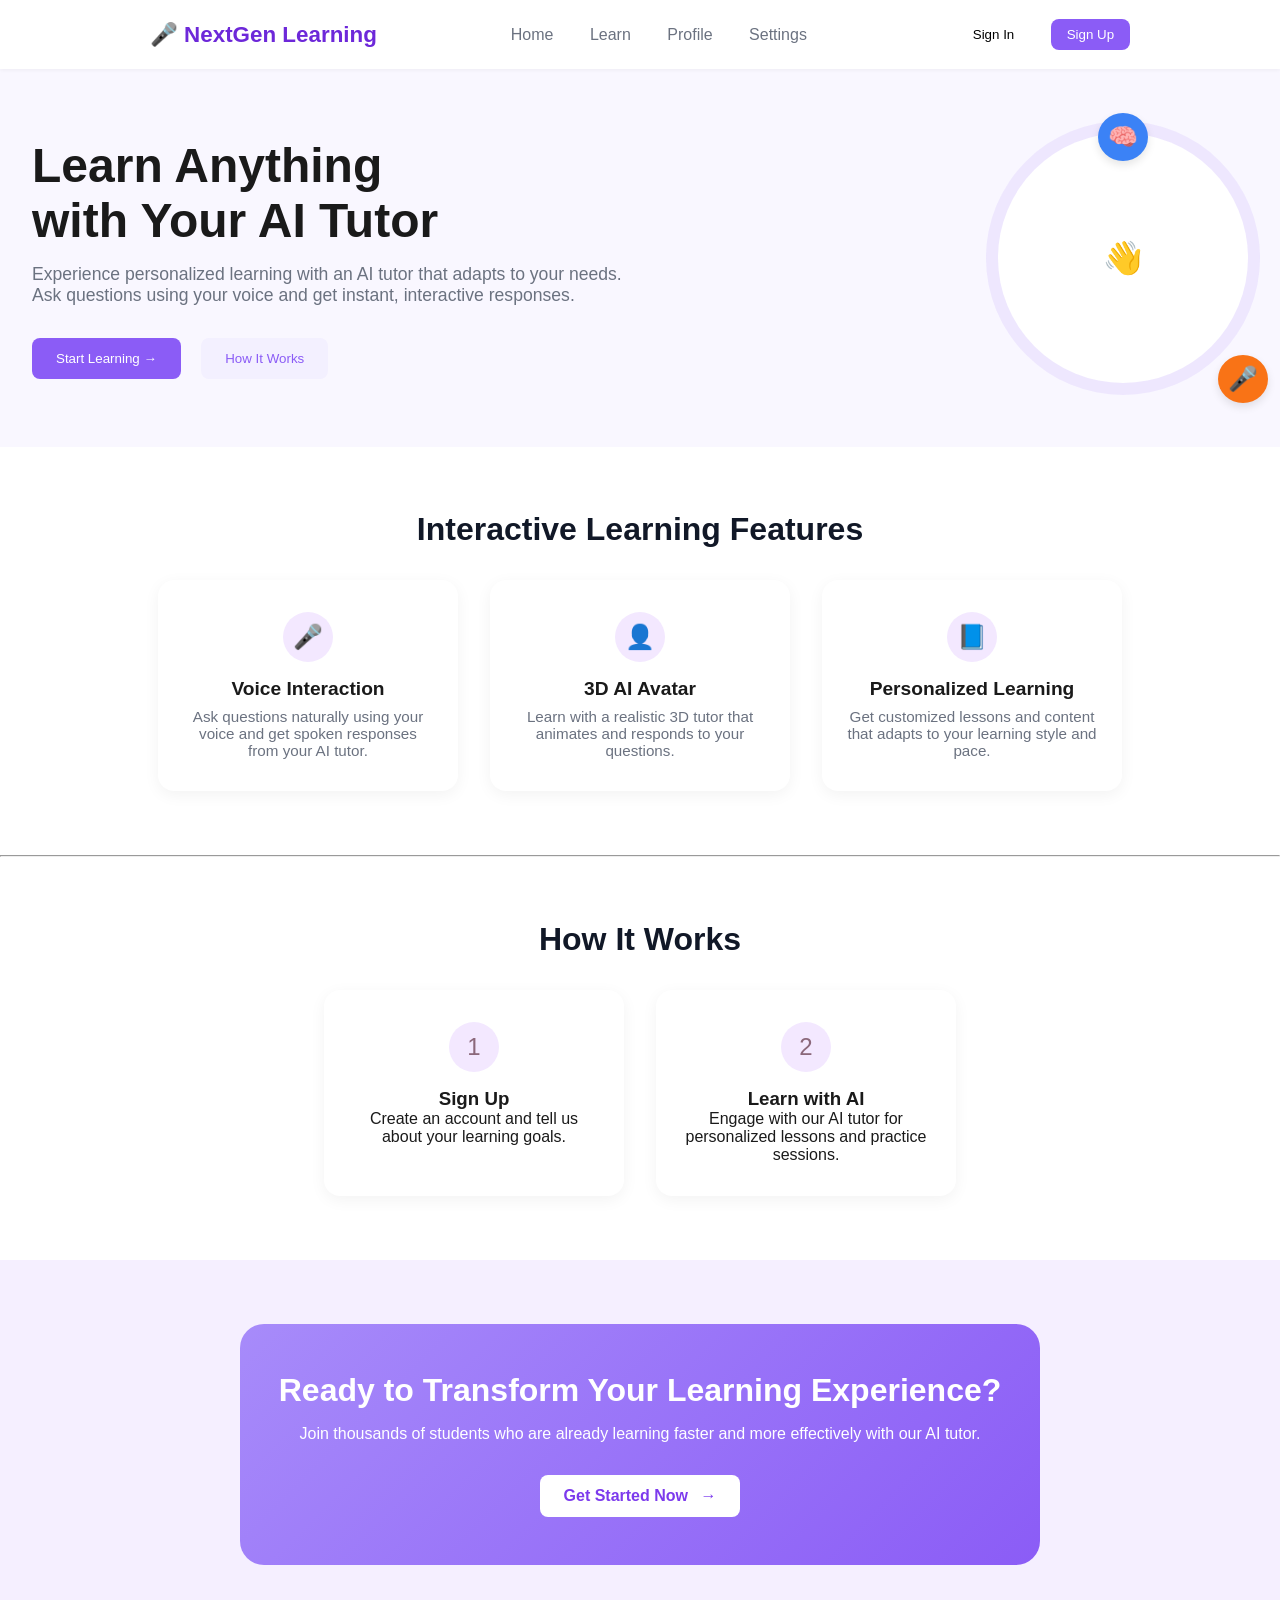
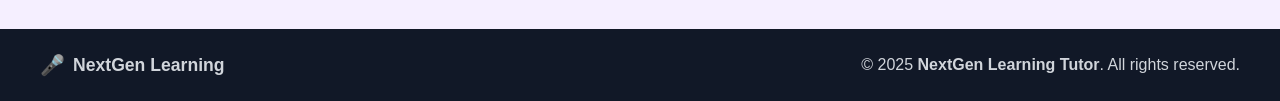
<file: index.html>
<!DOCTYPE html>
<html lang="en">
<head>
  <meta charset="UTF-8" />
  <meta name="viewport" content="width=device-width, initial-scale=1.0" />
  <title>NextGen Learning</title>
  <link rel="stylesheet" href="style.css" />
  <script defer src="script.js"></script>
</head>
<body>
  <header class="navbar">
    <div class="logo">🎤 NextGen Learning</div>
    <nav class="nav-links">
      <a href="#">Home</a>
      <a href="signup.html">Learn</a>
      <a href="profile.html">Profile</a>
      <a href="#">Settings</a>
    </nav>
    <div class="auth-buttons">
      <a href="signin.html"><button class="sign-in">Sign In</button></a>
      <a href="signup.html"><button class="sign-up">Sign Up</button></a>
    </div>
  </header>

  <main class="hero-section">
    <div class="hero-text">
      <h1>Learn Anything<br>with Your AI Tutor</h1>
      <p>Experience personalized learning with an AI tutor that adapts to your needs. Ask questions using your voice and get instant, interactive responses.</p>
      <div class="hero-buttons">
        <a href="signup.html"><button class="start-learning">Start Learning →</button></a>
        <a href="#how-it-works"><button class="how-it-works">How It Works</button></a>
      </div>
    </div>
    <div class="hero-animation">
      <div class="circle">
        <div class="wave">👋</div>
        <div class="brain-icon">🧠</div>
        <div class="mic-icon">🎤</div>
      </div>
    </div>
  </main>
  <section class="features-section">
    <h2>Interactive Learning Features</h2>
    <div class="features-container">
      <div class="feature-card">
        <div class="feature-icon">🎤</div>
        <h3>Voice Interaction</h3>
        <p>Ask questions naturally using your voice and get spoken responses from your AI tutor.</p>
      </div>
      <div class="feature-card">
        <div class="feature-icon">👤</div>
        <h3>3D AI Avatar</h3>
        <p>Learn with a realistic 3D tutor that animates and responds to your questions.</p>
      </div>
      <div class="feature-card">
        <div class="feature-icon">📘</div>
        <h3>Personalized Learning</h3>
        <p>Get customized lessons and content that adapts to your learning style and pace.</p>
      </div>
    </div>
  </section>
  <hr>
  <section class="how-it-works-section" id = "how-it-works">
    <h2>How It Works</h2>
    <div class="steps-container">
    <div class="steps">
      <div class="step-circle">1</div>
      <h3>Sign Up</h3>
      <p>Create an account and tell us about your learning goals.</p>
    </div>
    <div class="steps">
      <div class="step-circle">2</div>
      <h3>Learn with AI</h3>
      <p>Engage with our AI tutor for personalized lessons and practice sessions.</p>
    </div>
   </div>
  </section>

  <section class="cta-section">
    <div class="cta-box">
      <h2>Ready to Transform Your Learning Experience?</h2>
      <p>Join thousands of students who are already learning faster and more effectively with our AI tutor.</p>
      <a href="#" class="cta-button">Get Started Now <span>→</span></a>
    </div>
  </section>
  
  <footer class="site-footer">
    <div class="footer-content">
      <div class="footer-logo">
        <span class="footer-icon">🎤</span>
        <span class="footer-text"><strong>NextGen Learning</strong></span>
      </div>
      <p>© 2025 <strong>NextGen Learning Tutor</strong>. All rights reserved.</p>
    </div>
  </footer>
  
</body>
</html>
</file>
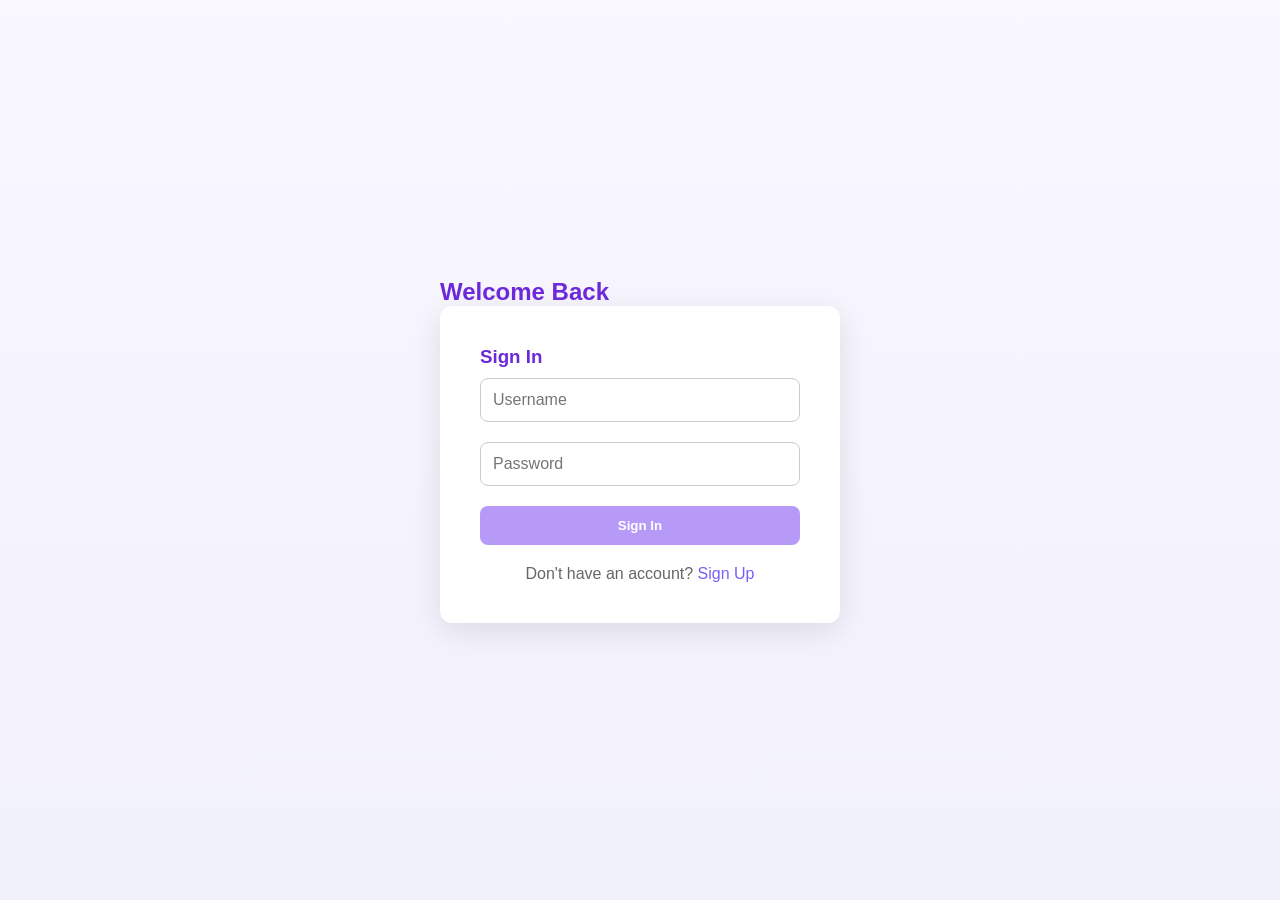
<file: profile.html>
<!DOCTYPE html>
<html lang="en">
<head>
  <meta charset="UTF-8">
  <meta name="viewport" content="width=device-width, initial-scale=1">
  <title>My Profile</title>
  <link rel="stylesheet" href="style.css">
</head>
<body>
  <div class="profile-body">
  <div class="profile-container">
    <div class="welcome-logout"><h1>Welcome, <span id="profile-username"></span>!</h1>
    <button class="mainpage-btn"><a href="mainpage.html">Ask Query</a></button>
    <button class="logout-button"  onclick="handleLogout()">Logout</button>
    </div>
    <script src="auth.js"></script>
    <script> loadProfile(); </script>
    <div class="profile-section">
      <div class="profile-card">
        <div class="avatar"></div>
        <h2>Student Name</h2>
        <p class="email">student@example.com</p>
        <button class="edit-btn" id="edit-profile">Edit Profile</button>
      </div>

      <div class="progress-card">
        <h2>My Learning Progress</h2>
        <div class="progress-item">Mathematics <span>75%</span><div class="bar"><div style="width: 75%"></div></div></div>
        <div class="progress-item">Physics <span>45%</span><div class="bar"><div style="width: 45%"></div></div></div>
        <div class="progress-item">Computer Science <span>90%</span><div class="bar"><div style="width: 90%"></div></div></div>
        <div class="progress-item">History <span>30%</span><div class="bar"><div style="width: 30%"></div></div></div>
        <div class="progress-item">Literature <span>60%</span><div class="bar"><div style="width: 60%"></div></div></div>
      </div>
    </div>

    <div class="progress-section">
      <div class="stats-card">
        <h2>Learning Stats</h2>
        <ul>
          <li><span>📖 Study Time</span><strong>12.5 hours</strong></li>
          <li><span>📅 Days Active</span><strong>7 days</strong></li>
          <li><span>📚 Topics Explored</span><strong>5 topics</strong></li>
        </ul>
      </div>
    
      <div class="sessions-card">
        <h2>Recent Learning Sessions</h2>
        <div class="session">
          <div class="icon">📘</div>
          <div class="info">
            <p><strong>Topic 1: Advanced Concepts</strong></p>
            <p>2 hours ago</p>
          </div>
          <button class="resume-btn">Resume</button>
        </div>
        <div class="session">
          <div class="icon">📘</div>
          <div class="info">
            <p><strong>Topic 2: Advanced Concepts</strong></p>
            <p>4 hours ago</p>
          </div>
          <button class="resume-btn">Resume</button>
        </div>
        <div class="session">
          <div class="icon">📘</div>
          <div class="info">
            <p><strong>Topic 3: Advanced Concepts</strong></p>
            <p>6 hours ago</p>
          </div>
          <button class="resume-btn">Resume</button>
        </div>
      </div>
    </div>
  </div>
</div>
</body>
</html>
</file>
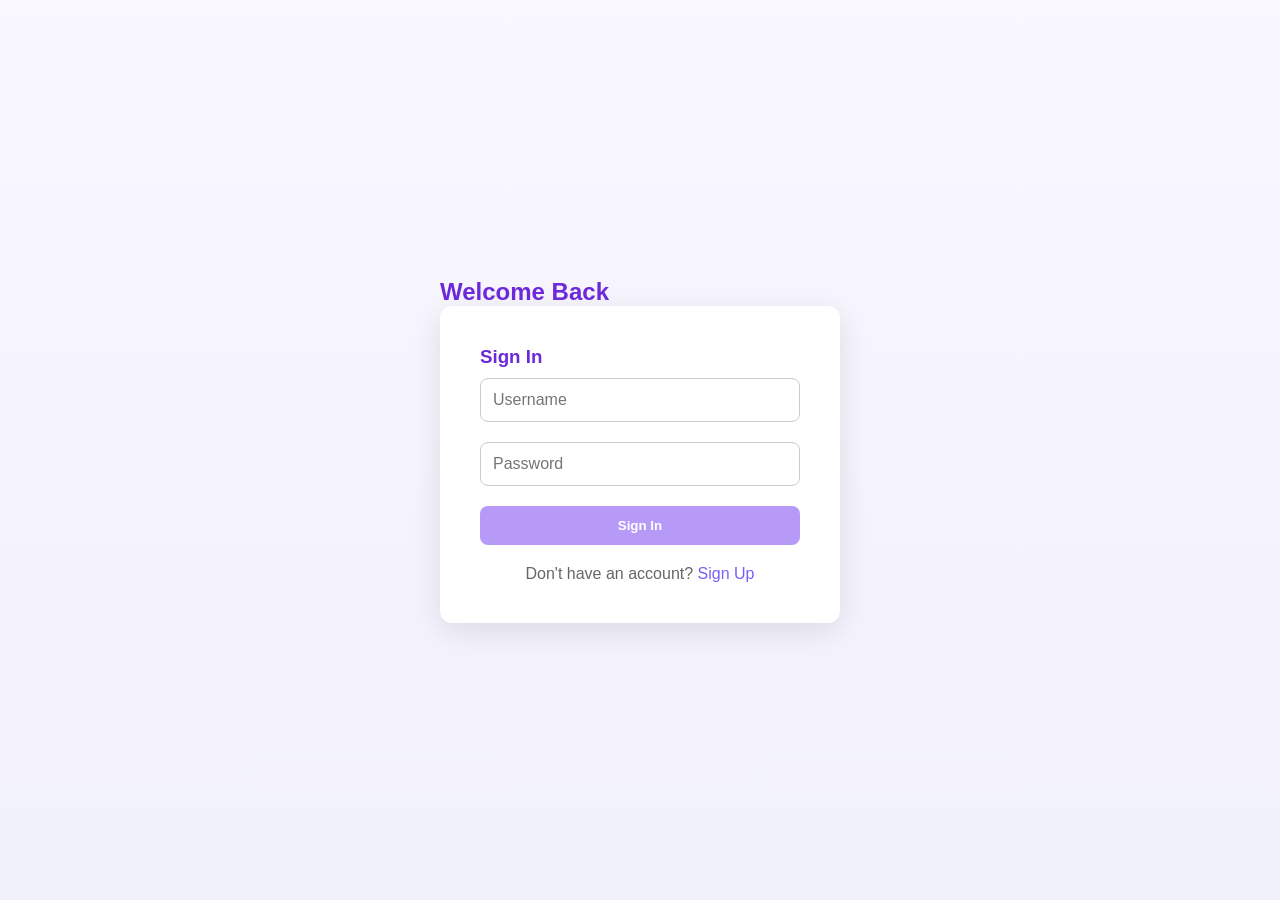
<file: signin.html>
<!-- signin.html -->
<!DOCTYPE html>
<html lang="en">
<head>
  <meta charset="UTF-8">
  <meta name="viewport" content="width=device-width, initial-scale=1.0">
  <title>Sign in to NextGen Learning</title>
  <link href="https://fonts.googleapis.com/css2?family=Inter:wght@400;600;700&display=swap" rel="stylesheet">
  <link rel="stylesheet" href="style.css">
</head>
<body class="auth-body">
  <div class="auth-content">
  <h2>Welcome Back</h2>
  <div class="auth-container">
    <h3>Sign In</h3>
    <form id="signin-form">
  <input type="text" id="signin-username" placeholder="Username" required />
  <input type="password" id="signin-password" placeholder="Password" required />
  <button type="submit">Sign In</button>
  </form>
    <p>Don't have an account? <a href="signup.html">Sign Up</a></p>
  </div>
</div>
<script src="auth.js"></script>
<script>
  document.getElementById("signin-form").addEventListener("submit", handleSignIn);
</script>
</body>
</html>
</file>
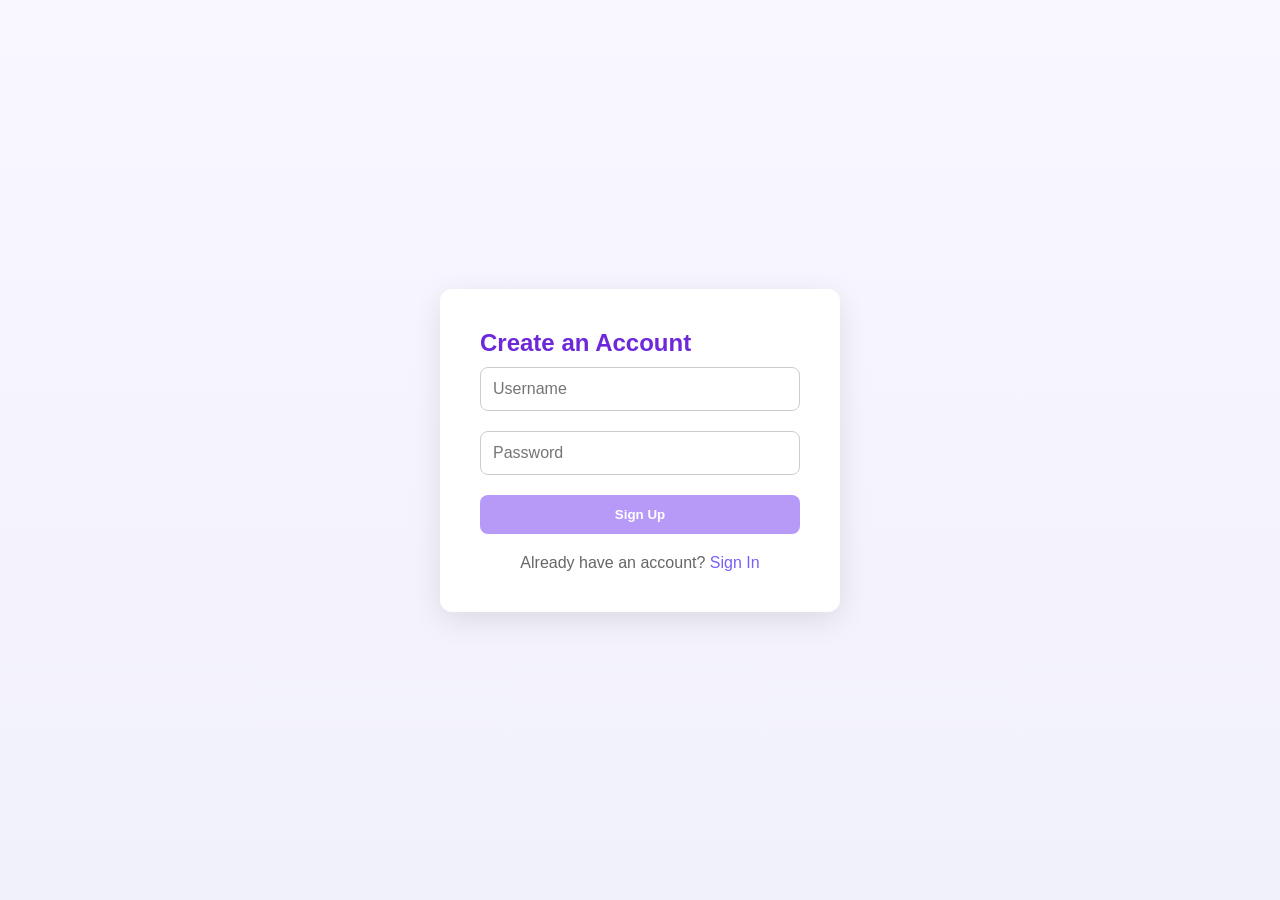
<file: signup.html>
<!-- signup.html -->
<!DOCTYPE html>
<html lang="en">
<head>
  <meta charset="UTF-8">
  <meta name="viewport" content="width=device-width, initial-scale=1.0">
  <title>Sign up to NextGen Learning</title>
  <link href="https://fonts.googleapis.com/css2?family=Inter:wght@400;600;700&display=swap" rel="stylesheet">
  <link rel="stylesheet" href="style.css">
</head>
<body class="auth-body">
  <div class="auth-container">
    <h2>Create an Account</h2>
    <form id="signup-form">
      <input type="text" id="signup-username" placeholder="Username" required>
      <input type="password" id="signup-password" placeholder="Password" required>
      <button type="submit">Sign Up</button>
    </form>
    <p>Already have an account? <a href="signin.html">Sign In</a></p>
  </div>
  <script src="auth.js"></script>
  <script>
  document.getElementById("signup-form").addEventListener("submit", handleSignUp);
</script>
</body>
</html>
</file>
<file: style.css>
/* Reset and base */
html {
  scroll-behavior: smooth;
}
* {
    margin: 0;
    padding: 0;
    box-sizing: border-box;
    font-family: 'Segoe UI', sans-serif;
  }
  body {
    background-color: #f9f7ff;
    color: #1a1a1a;
  }
  
  /* Navbar */
  .navbar {
    display: flex;
    justify-content: space-evenly;
    align-items: center;
    padding: 1.2rem 2rem;
    background-color: #ffffff;
    box-shadow: 0 1px 4px rgba(0,0,0,0.05);
  }
  .logo {
    font-size: 1.4rem;
    font-weight: bold;
    color: #6d28d9;
    justify-content  
  }
  .nav-links a {
    margin: 0 1rem;
    text-decoration: none;
    color: #6b7280;
    font-weight: 500;
  }
  .nav-links a:hover {
    color: #6d28d9;
  }
  .auth-buttons button {
    margin-left: 1rem;
    padding: 0.5rem 1rem;
    border-radius: 8px;
    font-weight: 500;
    cursor: pointer;
    border: none;
  }
  .sign-in {
    background-color: #fff;
    border: 1px solid #ddd;
  }
  .sign-up {
    background-color: #8b5cf6;
    color: #fff;
  }
  
  /* Hero section */
  .hero-section {
    display: flex;
    justify-content: space-between;
    align-items: center;
    padding: 4rem 2rem;
  }
  .hero-text {
    max-width: 50%;
  }
  .hero-text h1 {
    font-size: 3rem;
    font-weight: 800;
    margin-bottom: 1rem;
  }
  .hero-text p {
    font-size: 1.1rem;
    color: #6b7280;
    margin-bottom: 2rem;
  }
  .hero-buttons button {
    padding: 0.8rem 1.5rem;
    margin-right: 1rem;
    border-radius: 8px;
    font-weight: 500;
    cursor: pointer;
    border: none;
  }
  .start-learning {
    background-color: #8b5cf6;
    color: #fff;
  }
  .how-it-works {
    background-color: #f3f0ff;
    color: #8b5cf6;
    border: 1px solid #d8b4fe;
  }
  
  /* Animation circle */
  .hero-animation .circle {
    width: 250px;
    height: 250px;
    background: white;
    border-radius: 50%;
    position: relative;
    margin: auto;
    display: flex;
    align-items: center;
    justify-content: center;
    box-shadow: 0 0 0 12px rgba(139, 92, 246, 0.1);
  }
  .wave {
    font-size: 2rem;
  }
  .brain-icon, .mic-icon {
    position: absolute;
    font-size: 1.5rem;
    padding: 10px;
    border-radius: 50%;
    background-color: #fff;
    box-shadow: 0 4px 8px rgba(0,0,0,0.1);
  }
  .brain-icon {
    top: -20px;
    left: 50%;
    transform: translateX(-50%);
    background-color: #3b82f6;
    color: #fff;
  }
  .mic-icon {
    bottom: -20px;
    right: -20px;
    background-color: #f97316;
    color: #fff;
  }
  
  .features-section , .how-it-works-section{
    padding: 4rem 2rem;
    background-color: #fff;
    text-align: center;
  }
  .features-section h2, .how-it-works-section h2 {
    font-size: 2rem;
    font-weight: 800;
    margin-bottom: 2rem;
    color: #111827;
  }
  .features-container , .steps-container {
    display: flex;
    justify-content: center;
    gap: 2rem;
    flex-wrap: wrap;
  }
  .feature-card , .steps{
    background-color: #ffffff;
    border-radius: 16px;
    padding: 2rem 1.5rem;
    box-shadow: 0 4px 16px rgba(0,0,0,0.05);
    width: 300px;
    transition: transform 0.3s ease;
  }
  .feature-card:hover {
    transform: translateY(-5px);
  }
  .feature-icon , .step-circle{
    background-color: #f3e8ff;
    color: #8b687b;
    font-size: 1.5rem;
    width: 50px;
    height: 50px;
    margin: 0 auto 1rem;
    border-radius: 50%;
    display: flex;
    align-items: center;
    justify-content: center;
  }
  .feature-card h3 {
    font-size: 1.2rem;
    font-weight: 700;
    margin-bottom: 0.5rem;
  }
  .feature-card p {
    font-size: 0.95rem;
    color: #6b7280;
  }
   
  /* Call to Action Section */
.cta-section {
    background-color: #f5efff;
    padding: 4rem 1.5rem;
    text-align: center;
  }
  .cta-box {
    max-width: 800px;
    margin: 0 auto;
    background: linear-gradient(135deg, #a78bfa, #8b5cf6);
    border-radius: 24px;
    padding: 3rem 2rem;
    color: #fff;
  }
  .cta-box h2 {
    font-size: 2rem;
    font-weight: 800;
    margin-bottom: 1rem;
  }
  .cta-box p {
    font-size: 1rem;
    margin-bottom: 2rem;
  }
  .cta-button {
    display: inline-block;
    background-color: #fff;
    color: #7c3aed;
    font-weight: 600;
    padding: 0.75rem 1.5rem;
    border-radius: 8px;
    text-decoration: none;
    transition: background-color 0.3s ease;
  }
  .cta-button span {
    margin-left: 0.5rem;
  }
  .cta-button:hover {
    background-color: #ede9fe;
  }
  
  /* Footer */
  .site-footer {
    background-color: #111827;
    color: #d1d5db;
    padding: 1.5rem;
  }
  .footer-content {
    max-width: 1200px;
    margin: 0 auto;
    display: flex;
    justify-content: space-between;
    align-items: center;
    flex-wrap: wrap;
  }
  .footer-logo {
    display: flex;
    align-items: center;
    gap: 0.5rem;
  }
  .footer-icon {
    font-size: 1.25rem;
  }
  .footer-text {
    font-size: 1.1rem;
  }

   /* sign in/sign up */
   .auth-body {
    display: flex;
    justify-content: center;
    align-items: center;
    min-height: 100vh;
    background: linear-gradient(to bottom, #f9f7ff, #f1f1fc);
    font-family: 'Inter', sans-serif;
  }
  .auth-content h2 , .auth-container h2 , .auth-container h3 {
    display: flex;
    color: #6d28d9;
    text-align: center;
  }

  .auth-container {
    background: white;
    padding: 40px;
    border-radius: 12px;
    box-shadow: 0 8px 30px rgba(0, 0, 0, 0.1);
    width: 100%;
    max-width: 400px;
    text-align: center;
  }

  /* .auth-container h3 {
    margin-bottom: 20px;
    font-weight: 700;
    color: #2c2c54;
  } */
  
  .auth-container form input {
    width: 100%;
    padding: 12px;
    margin: 10px 0;
    border: 1px solid #ccc;
    border-radius: 8px;
    font-size: 1rem;
  }
  
  .auth-container form button {
    width: 100%;
    padding: 12px;
    background: #b79af8;
    border: none;
    border-radius: 8px;
    color: white;
    font-weight: 600;
    cursor: pointer;
    margin-top: 10px;
  }
  
  .auth-container p {
    margin-top: 20px;
    color: #666;
  }
  
  .auth-container a {
    color: #7a5ef8;
    text-decoration: none;
  }
  
  /* Profile page */
  .profile-body {
    margin: 0;
    padding: 2rem;
    min-height: 100vh;
    font-family: 'Segoe UI', sans-serif;
    background-color: #f9f7ff;
    color: #111;
  }
  .welcome-logout {
    display: flex;
    align-items: center;
    justify-content: space-evenly;
  }
  .logout-button , .mainpage-btn{
  background-color: white;
  border: 2px solid #d4d4d4;
  align-items: center;
  justify-content: center;
  height:auto;
  font-weight: 600;
  border-radius: 8px;
  cursor: pointer;
  transition: all 0.2s;
  color:#000000;
  text-underline-offset: none;
  }
  .profile-container {
    max-width: 1200px;
    margin: 0 auto;
    padding: 32px;
    background-color: #fff;
    border-radius: 16px;
    box-shadow: 0 4px 12px rgba(0, 0, 0, 0.05);
  }
  
  .profile-container h1 {
    font-size: 32px;
    font-weight: 800;
    margin-bottom: 2rem;
  }
  
  .profile-section {
    display: flex;
    gap: 2rem;
    flex-wrap: wrap;
    margin-bottom: 2rem;
  }
  
  /* Profile card */
.profile-card {
  flex: 1;
  max-width: 280px;
  background-color: #fff;
  border-radius: 20px;
  text-align: center;
  padding: 1.5rem;
  box-shadow: 0 2px 8px rgba(0,0,0,0.05);

}

.avatar {
  width: 100px;
  height: 100px;
  margin: 0  auto 1rem auto;
  background-color: #e5d5f7;
  border-radius: 50%;
}

.profile-card h2 {
  margin: 0.5rem 0;
  font-size: 1.2rem;
  font-weight: 700;
}

.profile-card .email {
  color: #6b7280;
  font-size: 0.9rem;
  margin: 8px 0 16px;
}

.edit-btn {
  background-color: #e5d9ff;
  color: #5e3bff;
  border: none;
  border-radius: 8px;
  padding: 0.5rem 1rem;
  font-weight: 600;
  cursor: pointer;
  margin: 1rem;
}
.edit-btn:hover {
  background-color: #f0f0f0;
}

/* Progress card */
.progress-card {
  flex: 2;
  background-color: #fff;
  border-radius: 12px;
  padding: 1.5rem;
  box-shadow: 0 2px 8px rgba(0,0,0,0.05);
}

.progress-card h2 {
  font-size: 20px;
  margin-bottom: 1rem;
  font-weight: 700;
}

.progress-item {
  margin-bottom: 1rem;
  font-size: 0.9rem;
  font-weight: 500;
  color: #374151;
}

.progress-item span {
  float: right;
  font-weight: 500;
}

.bar {
  background-color: #e5e7eb;
  height: 8px;
  border-radius: 10px;
  margin-top: 0.5rem;
  overflow: hidden;
}

.bar > div {
  height: 100%;
  background-color: #8b5cf6;
  border-radius: 10px;
}

/* Stats and Sessions section */
.progress-section {
  display: flex;
  flex-wrap: wrap;
  gap: 2rem;
}

/* Stats card */
.stats-card , .sessions-card{
  flex: 1;
  background-color: #fff;
  border-radius: 12px;
  padding: 1.5rem;
  box-shadow: 0 2px 8px rgba(0,0,0,0.05);
}

.stats-card h2 , .sessions-card h2{
  font-size: 20px;
  font-weight: 700;
  margin-bottom: 1.5rem;
}

.stats-card ul {
  list-style: none;
}

.stats-card li {
  display: flex;
  justify-content: space-between;
  margin-bottom: 0.75rem;
  font-size: 0.95rem;
  border-bottom: 1px solid rgb(212, 204, 204);
}

/* Sessions card */
.sessions-card .session{
 display: flex;
  align-items: center;
  justify-content: space-between;
  padding: 0.75rem 0;
  border-bottom: 1px solid #e5e7eb;
}

.sessions-card .icon {
  font-size: 1.5rem;
  background-color: #97959c;
  border-radius: 50%;
}

.sessions-card .info {
  flex-grow: 1;
  margin-left: 1rem;
}

.sessions-card p {
  margin: 0;
  font-size: 0.9rem;
  line-height: 1.4;
}

.resume-btn {
  background-color: white;
  border: 2px solid #d4d4d4;
  padding: 8px 16px;
  font-weight: 600;
  border-radius: 8px;
  cursor: pointer;
  transition: all 0.2s;
}

.resume-btn:hover {
  background-color: #f0f0f0;
}

Dark Theme Support
body.dark-theme .profile-container,
body.dark-theme .profile-card,
body.dark-theme .progress-card,
body.dark-theme .stats-card,
body.dark-theme .sessions-card {
  background-color: #2d2d44;
  color: white;
}

body.dark-theme .bar {
  background-color: #444;
}

body.dark-theme .bar > div {
  background-color: #a78bfa;
}

body.dark-theme .resume-btn {
  background-color: #a78bfa;
}
</file>
